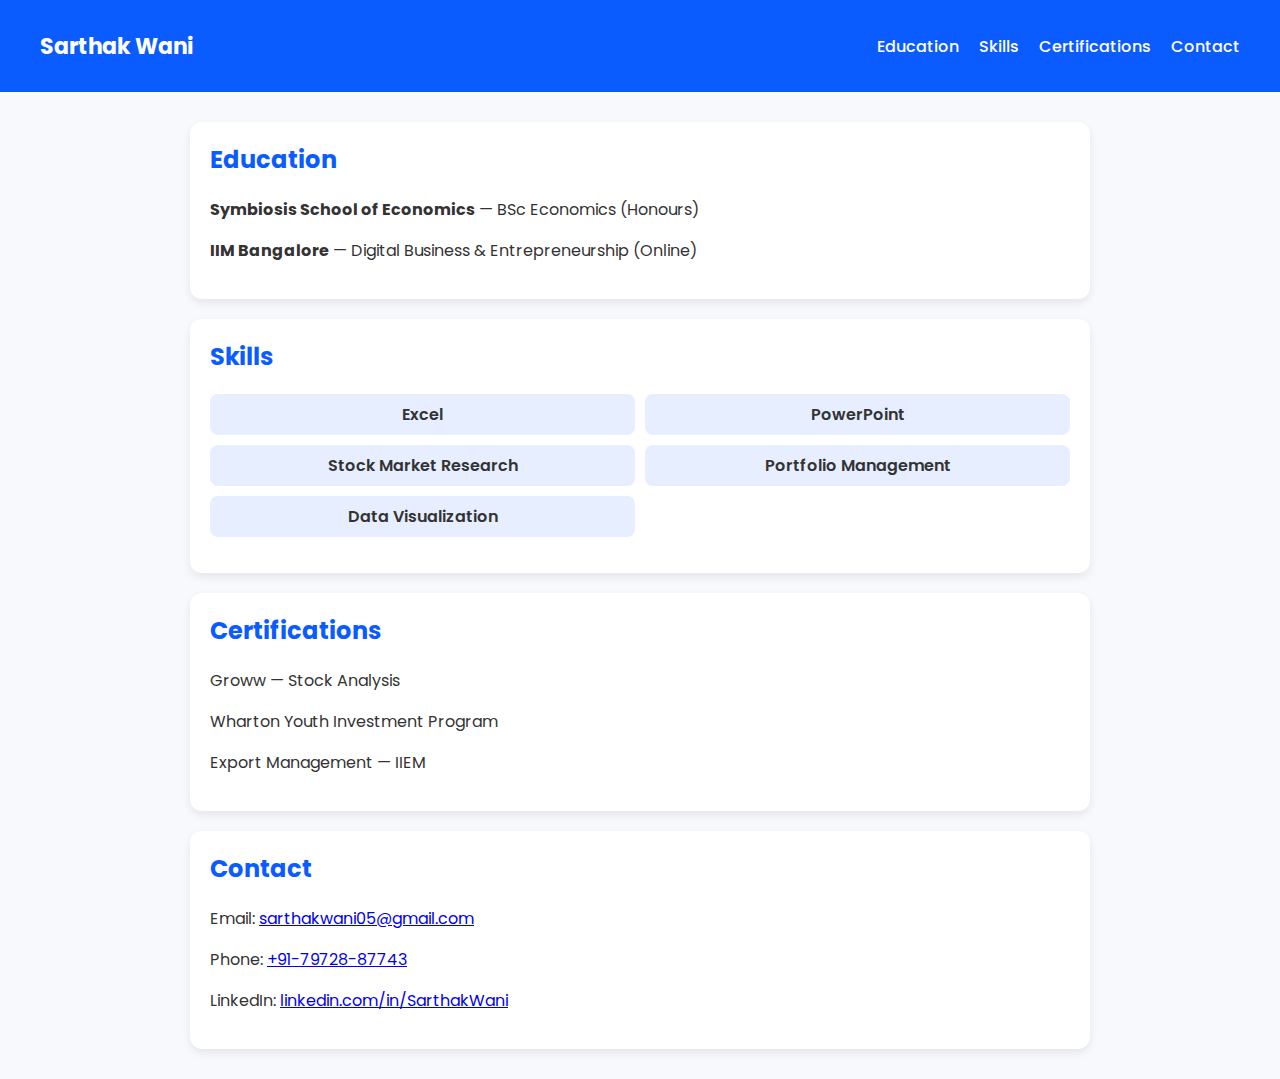
<file: resume website/index.html>
<!doctype html>
<html lang="en">
<head>
  <meta charset="utf-8" />
  <meta name="viewport" content="width=device-width,initial-scale=1" />
  <title>Sarthak Wani — Resume</title>

  <!-- Link to CSS file -->
  <link rel="stylesheet" href="style.css" />

  <!-- Google Font -->
  <link href="https://fonts.googleapis.com/css2?family=Poppins:wght@300;400;600;700&display=swap" rel="stylesheet">
</head>
<body>
  <header class="navbar">
    <h1 class="logo">Sarthak Wani</h1>
    <nav>
      <ul>
        <li><a href="#education">Education</a></li>
        <li><a href="#skills">Skills</a></li>
        <li><a href="#certs">Certifications</a></li>
        <li><a href="#contact">Contact</a></li>
      </ul>
    </nav>
  </header>

  <main class="container">
    <section id="education" class="card">
      <h2>Education</h2>
      <p><strong>Symbiosis School of Economics</strong> — BSc Economics (Honours)</p>
      <p><strong>IIM Bangalore</strong> — Digital Business & Entrepreneurship (Online)</p>
    </section>

    <section id="skills" class="card">
      <h2>Skills</h2>
      <ul class="skills">
        <li>Excel</li>
        <li>PowerPoint</li>
        <li>Stock Market Research</li>
        <li>Portfolio Management</li>
        <li>Data Visualization</li>
      </ul>
    </section>

    <section id="certs" class="card">
      <h2>Certifications</h2>
      <p>Groww — Stock Analysis</p>
      <p>Wharton Youth Investment Program</p>
      <p>Export Management — IIEM</p>
    </section>

    <section id="contact" class="card">
      <h2>Contact</h2>
      <p>Email: <a href="mailto:sarthakwani05@gmail.com">sarthakwani05@gmail.com</a></p>
      <p>Phone: <a href="tel:+917972887743">+91-79728-87743</a></p>
      <p>LinkedIn: <a href="https://www.linkedin.com/in/SarthakWani" target="_blank">linkedin.com/in/SarthakWani</a></p>
    </section>
  </main>
</body>
</html>
</file>
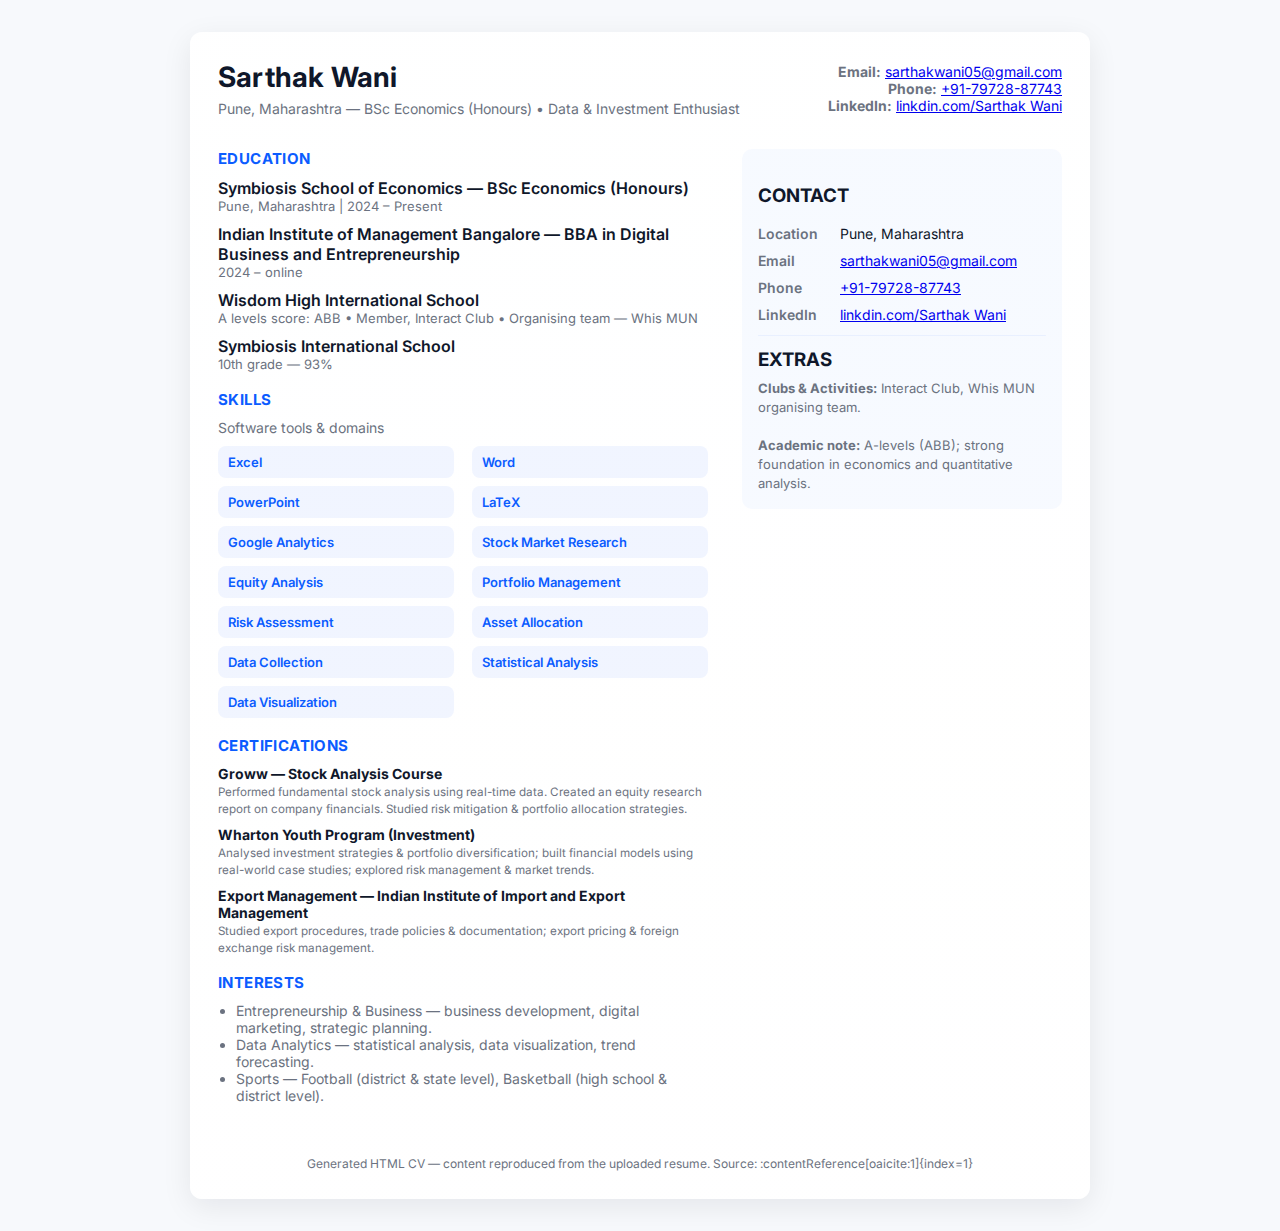
<file: cv.html>
<!doctype html>
<html lang="en">
<head>
  <meta charset="utf-8" />
  <meta name="viewport" content="width=device-width,initial-scale=1" />
  <title>Sarthak Wani — Resume</title>

  <!-- Google font -->
  <link href="https://fonts.googleapis.com/css2?family=Inter:wght@300;400;600;700&display=swap" rel="stylesheet">

  <style>
    :root{
      --accent:#0b5cff;
      --muted:#6b7280;
      --bg:#f7f9fc;
      --paper:#ffffff;
      --max-width:900px;
      --pad:20px;
    }
    *{box-sizing:border-box}
    body{
      font-family: "Inter", system-ui, -apple-system, "Segoe UI", Roboto, "Helvetica Neue", Arial;
      background:var(--bg);
      color:#0f172a;
      margin:0;
      padding:32px;
      display:flex;
      justify-content:center;
    }

    .resume {
      width:100%;
      max-width:var(--max-width);
      background:linear-gradient(180deg, rgba(255,255,255,0.96), rgba(255,255,255,0.98));
      border-radius:12px;
      box-shadow:0 8px 30px rgba(12,16,24,0.08);
      overflow:hidden;
      padding:28px;
      display:grid;
      grid-template-columns: 1fr 320px;
      gap:28px;
    }

    /* Header / name */
    .header{
      grid-column:1 / span 2;
      display:flex;
      justify-content:space-between;
      align-items:center;
      gap:16px;
      margin-bottom:4px;
    }
    .name {
      font-size:28px;
      font-weight:700;
      letter-spacing:0.2px;
    }
    .sub {
      color:var(--muted);
      font-size:14px;
      margin-top:6px;
    }

    /* Left main column */
    .main {
      padding-right:6px;
    }
    .section{
      margin-bottom:18px;
    }
    .section h3{
      margin:0 0 10px 0;
      font-size:15px;
      color:var(--accent);
      font-weight:700;
      letter-spacing:0.4px;
    }

    /* Education list */
    .edu-item {
      margin-bottom:10px;
    }
    .edu-item .title {
      font-weight:600;
    }
    .edu-item .meta {
      font-size:13px;
      color:var(--muted);
    }

    /* Skills grid */
    .skills {
      display:grid;
      grid-template-columns: repeat(2, minmax(0,1fr));
      gap:8px 18px;
    }
    .skill-badge {
      background:rgba(11,92,255,0.06);
      padding:8px 10px;
      border-radius:8px;
      font-size:13px;
      color:var(--accent);
      display:inline-block;
      font-weight:600;
    }

    /* Certifications */
    .cert {
      margin-bottom:10px;
      font-size:14px;
    }
    .cert small { color:var(--muted) }

    /* Right column / contact + interests */
    .aside {
      background:rgba(11,92,255,0.03);
      border-radius:10px;
      padding:16px;
      height:fit-content;
    }
    .contact-item {
      display:flex;
      gap:10px;
      align-items:flex-start;
      margin-bottom:10px;
      font-size:14px;
    }
    .contact-item b{display:inline-block; min-width:72px; color:var(--muted); font-weight:600}
    .contact-links a { color:var(--accent); text-decoration:none; word-break:break-word; }

    .interests {
      margin-top:14px;
    }
    .interest-list { display:flex; flex-direction:column; gap:6px; color:var(--muted); font-size:14px; }

    /* Footer line */
    .footer-note {
      grid-column:1 / span 2;
      margin-top:6px;
      font-size:12px;
      color:var(--muted);
      text-align:center;
    }

    /* Print-friendly */
    @media print {
      body{padding:0; background:white}
      .resume{box-shadow:none; border-radius:0; padding:12px; grid-template-columns: 1fr 280px}
    }

    /* Responsive */
    @media (max-width:880px){
      .resume { grid-template-columns: 1fr; padding:18px; }
      .aside { order:2; margin-top:8px }
    }
  </style>
</head>
<body>
  <article class="resume" role="article" aria-label="Sarthak Wani resume">
    <header class="header">
      <div>
        <div class="name">Sarthak Wani</div>
        <div class="sub">Pune, Maharashtra — BSc Economics (Honours) • Data & Investment Enthusiast</div>
      </div>

      <div style="text-align:right; font-size:14px; color:var(--muted)">
        <div><strong>Email:</strong> <a class="contact-links" href="mailto:sarthakwani05@gmail.com">sarthakwani05@gmail.com</a></div>
        <div><strong>Phone:</strong> <a class="contact-links" href="tel:+917972887743">+91-79728-87743</a></div>
        <div><strong>LinkedIn:</strong> <a class="contact-links" href="https://www.linkedin.com/in/Sarthak Wani" target="_blank" rel="noopener">linkdin.com/Sarthak Wani</a></div>
      </div>
    </header>

    <!-- Left / main content -->
    <div class="main">
      <!-- Education -->
      <section class="section" aria-labelledby="education">
        <h3 id="education">EDUCATION</h3>

        <div class="edu-item">
          <div class="title">Symbiosis School of Economics — BSc Economics (Honours)</div>
          <div class="meta">Pune, Maharashtra | 2024 – Present</div>
        </div>

        <div class="edu-item">
          <div class="title">Indian Institute of Management Bangalore — BBA in Digital Business and Entrepreneurship</div>
          <div class="meta">2024 – online</div>
        </div>

        <div class="edu-item">
          <div class="title">Wisdom High International School</div>
          <div class="meta">A levels score: ABB • Member, Interact Club • Organising team — Whis MUN</div>
        </div>

        <div class="edu-item">
          <div class="title">Symbiosis International School</div>
          <div class="meta">10th grade — 93%</div>
        </div>
      </section>

      <!-- Skills -->
      <section class="section" aria-labelledby="skills">
        <h3 id="skills">SKILLS</h3>

        <div style="margin-bottom:10px; color:var(--muted); font-size:14px">Software tools & domains</div>

        <div class="skills" role="list">
          <div class="skill-badge">Excel</div>
          <div class="skill-badge">Word</div>
          <div class="skill-badge">PowerPoint</div>
          <div class="skill-badge">LaTeX</div>
          <div class="skill-badge">Google Analytics</div>

          <div class="skill-badge">Stock Market Research</div>
          <div class="skill-badge">Equity Analysis</div>
          <div class="skill-badge">Portfolio Management</div>
          <div class="skill-badge">Risk Assessment</div>
          <div class="skill-badge">Asset Allocation</div>

          <div class="skill-badge">Data Collection</div>
          <div class="skill-badge">Statistical Analysis</div>
          <div class="skill-badge">Data Visualization</div>
        </div>
      </section>

      <!-- Certifications -->
      <section class="section" aria-labelledby="certs">
        <h3 id="certs">CERTIFICATIONS</h3>

        <div class="cert">
          <strong>Groww — Stock Analysis Course</strong>
          <div><small>Performed fundamental stock analysis using real-time data. Created an equity research report on company financials. Studied risk mitigation & portfolio allocation strategies.</small></div>
        </div>

        <div class="cert">
          <strong>Wharton Youth Program (Investment)</strong>
          <div><small>Analysed investment strategies & portfolio diversification; built financial models using real-world case studies; explored risk management & market trends.</small></div>
        </div>

        <div class="cert">
          <strong>Export Management — Indian Institute of Import and Export Management</strong>
          <div><small>Studied export procedures, trade policies & documentation; export pricing & foreign exchange risk management.</small></div>
        </div>
      </section>

      <!-- Interests -->
      <section class="section" aria-labelledby="projects">
        <h3 id="projects">INTERESTS</h3>
        <div style="color:var(--muted); font-size:14px;">
          <ul style="margin:6px 0 0 18px; padding:0;">
            <li>Entrepreneurship & Business — business development, digital marketing, strategic planning.</li>
            <li>Data Analytics — statistical analysis, data visualization, trend forecasting.</li>
            <li>Sports — Football (district & state level), Basketball (high school & district level).</li>
          </ul>
        </div>
      </section>
    </div>

    <!-- Right / aside -->
    <aside class="aside" aria-labelledby="contact">
      <h3 id="contact">CONTACT</h3>

      <div class="contact-item"><b>Location</b><div>Pune, Maharashtra</div></div>
      <div class="contact-item"><b>Email</b><div><a href="mailto:sarthakwani05@gmail.com">sarthakwani05@gmail.com</a></div></div>
      <div class="contact-item"><b>Phone</b><div><a href="tel:+917972887743">+91-79728-87743</a></div></div>
      <div class="contact-item"><b>LinkedIn</b><div><a href="https://www.linkedin.com/in/Sarthak Wani" target="_blank" rel="noopener">linkdin.com/Sarthak Wani</a></div></div>

      <div style="height:1px; background:rgba(11,92,255,0.06); margin:12px 0; border-radius:2px"></div>

      <h3 style="margin-top:0; margin-bottom:8px">EXTRAS</h3>
      <div style="font-size:13px; color:var(--muted); line-height:1.45">
        <strong>Clubs & Activities:</strong> Interact Club, Whis MUN organising team.<br><br>
        <strong>Academic note:</strong> A-levels (ABB); strong foundation in economics and quantitative analysis.
      </div>
    </aside>

    <div class="footer-note">
      Generated HTML CV — content reproduced from the uploaded resume. Source: :contentReference[oaicite:1]{index=1}
    </div>
  </article>
</body>
</html>
</file>
<file: resume website/style.css>
/* Global styles */
body {
  font-family: 'Poppins', sans-serif;
  margin: 0;
  background: #f7f9fc;
  color: #333;
}

/* Navigation bar */
.navbar {
  display: flex;
  justify-content: space-between;
  align-items: center;
  background: #0b5cff;
  padding: 15px 40px;
  color: #fff;
}

.navbar .logo {
  font-size: 22px;
  font-weight: 700;
}

.navbar ul {
  list-style: none;
  display: flex;
  gap: 20px;
  margin: 0;
  padding: 0;
}

.navbar a {
  text-decoration: none;
  color: #fff;
  font-weight: 500;
}

.navbar a:hover {
  text-decoration: underline;
}

/* Main content */
.container {
  max-width: 900px;
  margin: 30px auto;
  padding: 0 20px;
}

.card {
  background: #fff;
  padding: 20px;
  margin-bottom: 20px;
  border-radius: 12px;
  box-shadow: 0 4px 10px rgba(0,0,0,0.08);
}

.card h2 {
  color: #0b5cff;
  margin-top: 0;
}

/* Skills grid */
.skills {
  display: grid;
  grid-template-columns: repeat(2, minmax(0, 1fr));
  gap: 10px;
  padding: 0;
  list-style: none;
}

.skills li {
  background: rgba(11, 92, 255, 0.1);
  padding: 8px;
  border-radius: 8px;
  text-align: center;
  font-weight: 600;
}
</file>
